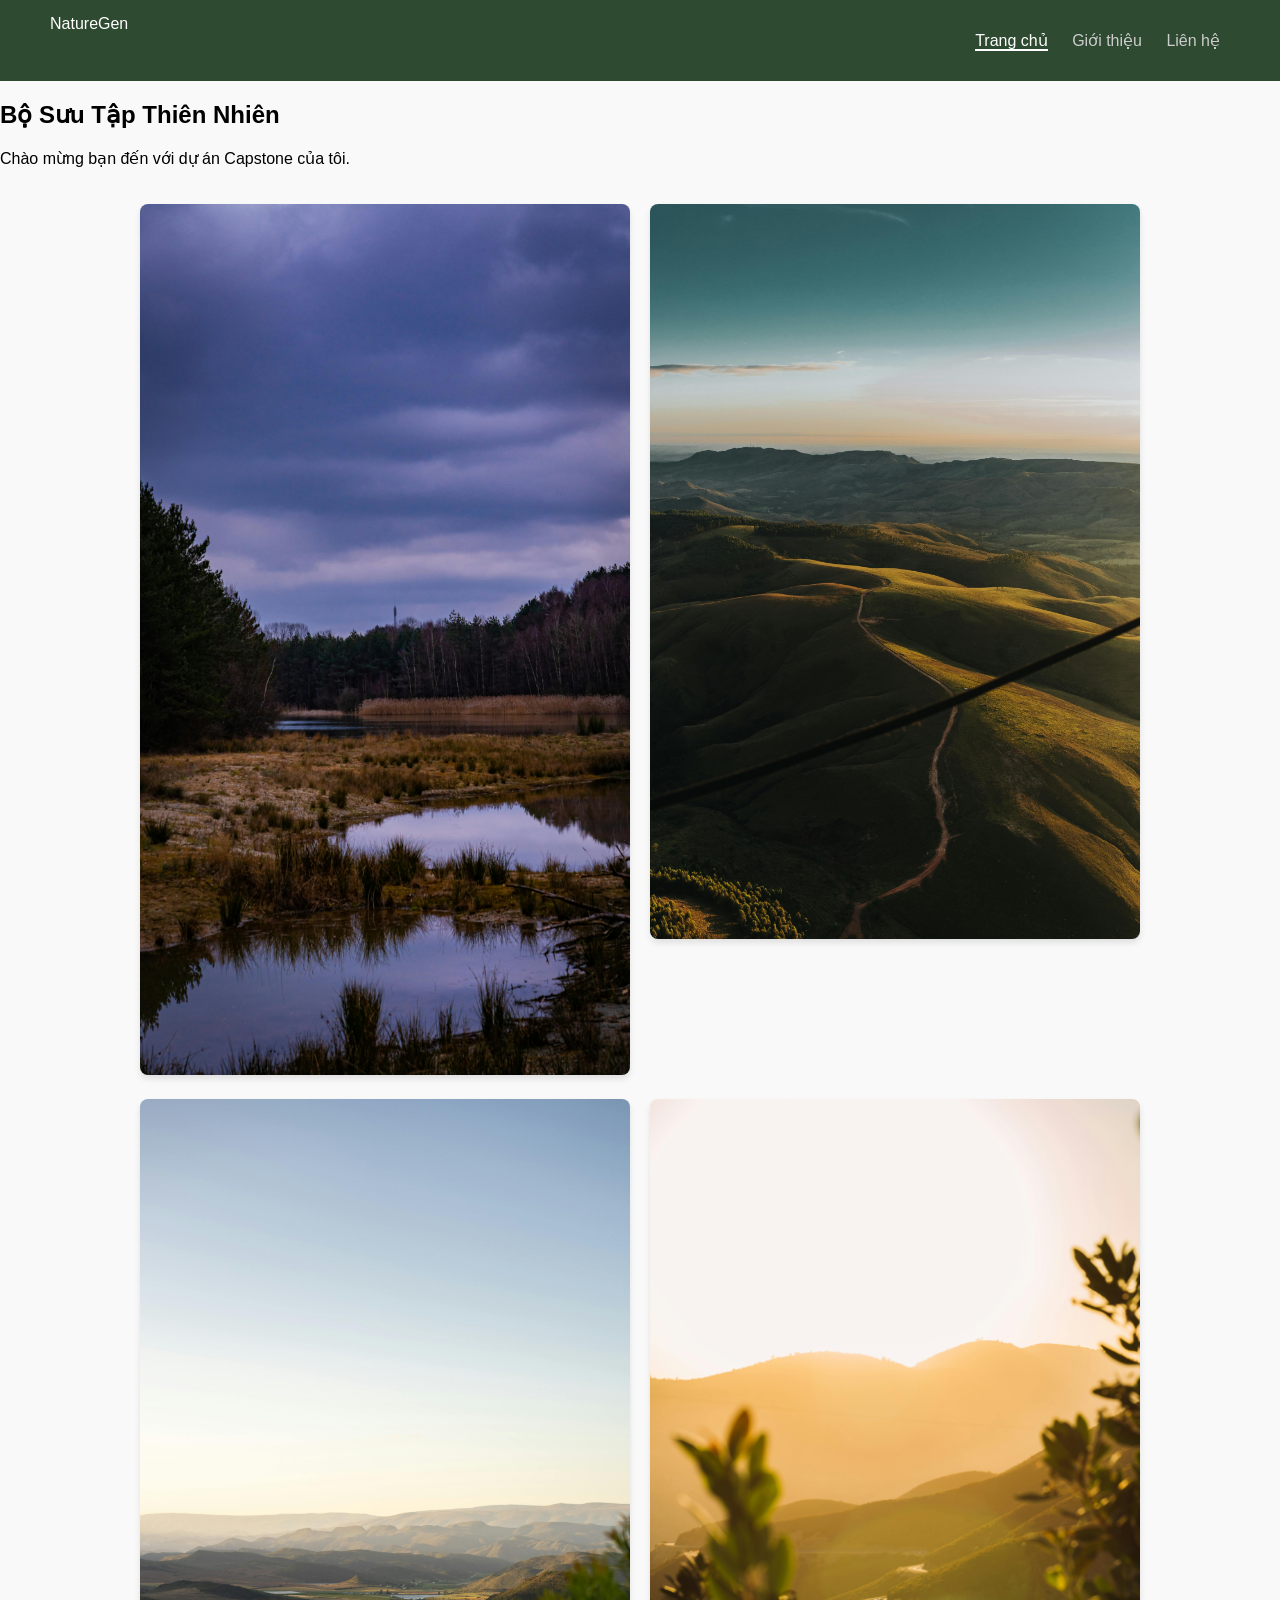
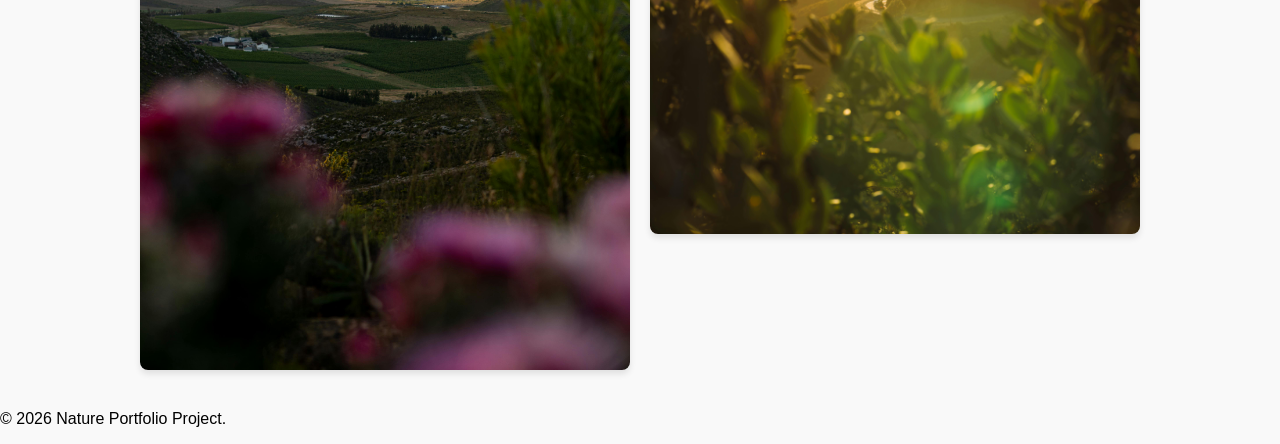
<file: index.html>
<!DOCTYPE html>
<html lang="vi">
<head>
    <meta charset="UTF-8">
    <meta name="viewport" content="width=device-width, initial-scale=1.0">
    <title>Trang chủ | Nature Portfolio</title>
    <link rel="stylesheet" href="stype.css">
</head>
<body>
    <header>
        <nav>
            <div class="logo">NatureGen</div>
            <ul class="nav-links">
                <li><a href="index.html" class="active">Trang chủ</a></li>
                <li><a href="about.html">Giới thiệu</a></li>
                <li><a href="contact.html">Liên hệ</a></li>
            </ul>
        </nav>
    </header>

    <main>
        <section class="hero">
            <h1>Bộ Sưu Tập Thiên Nhiên</h1>
            <p>Chào mừng bạn đến với dự án Capstone của tôi.</p>
        </section>

        <section class="gallery">
            <div class="photo-item">
                <img src="images/Landscapes1.jpg" alt="Cảnh đồi núi hoàng hôn" tabindex="0">
            </div>
            <div class="photo-item">
                <img src="images/Landscapes2.jpg" alt="Thung lũng hoa xuân" tabindex="0">
            </div>
            <div class="photo-item">
                <img src="images/Landscapes3.jpg" alt="Mặt hồ tĩnh lặng" tabindex="0">
            </div>
            <div class="photo-item">
                <img src="images/Landscapes4.jpg" alt="Con đường mòn trên đồi" tabindex="0">
            </div>
        </section>
    </main>

    <footer>
        <p>&copy; 2026 Nature Portfolio Project.</p>
    </footer>

    <script src="script.js"></script>
</body>
</html>
</file>
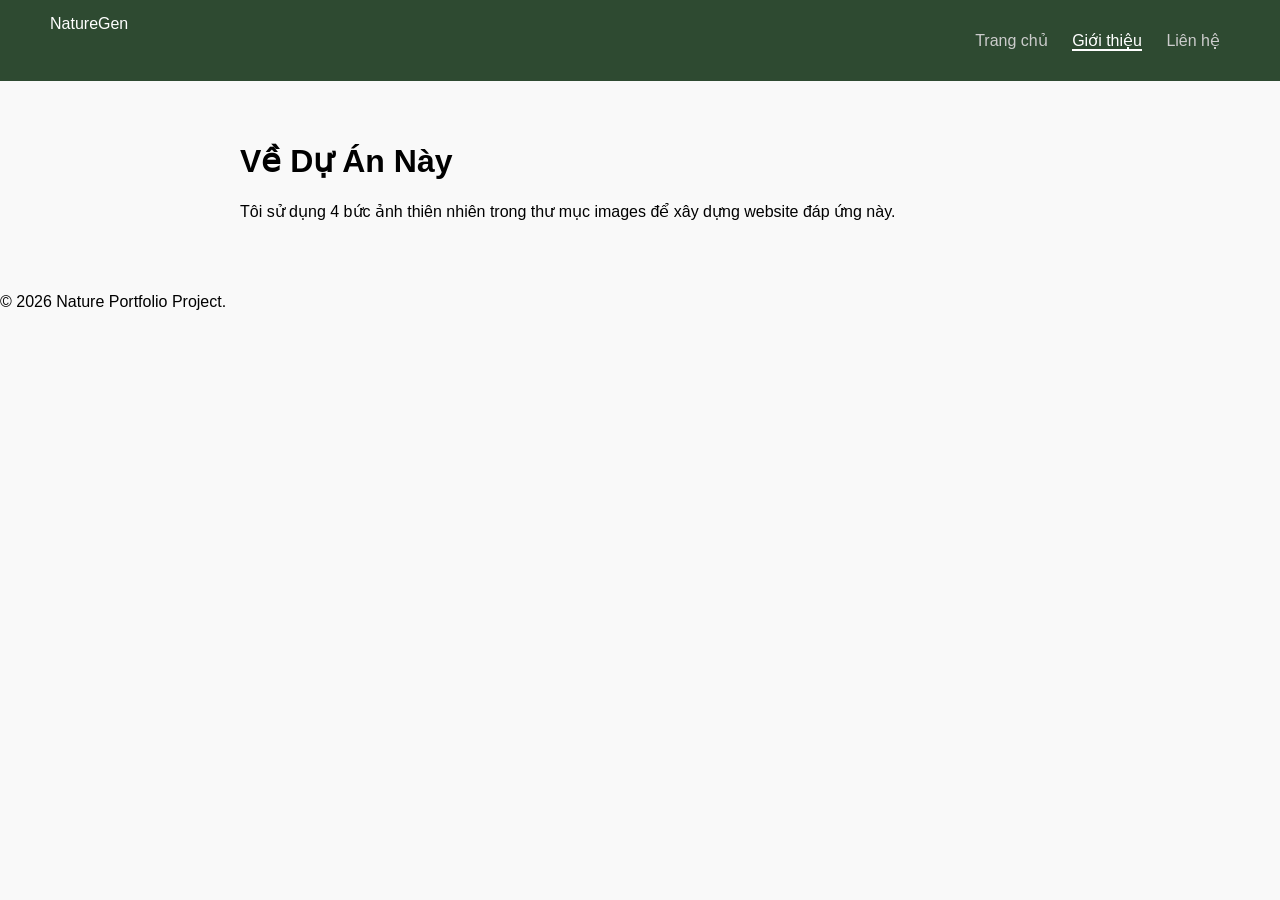
<file: about.html>
<!DOCTYPE html>
<html lang="vi">
<head>
    <meta charset="UTF-8">
    <meta name="viewport" content="width=device-width, initial-scale=1.0">
    <title>Giới thiệu | Nature Portfolio</title>
    <link rel="stylesheet" href="stype.css">
</head>
<body>
    <header>
        <nav>
            <div class="logo">NatureGen</div>
            <ul class="nav-links">
                <li><a href="index.html">Trang chủ</a></li>
                <li><a href="about.html" class="active">Giới thiệu</a></li>
                <li><a href="contact.html">Liên hệ</a></li>
            </ul>
        </nav>
    </header>

    <main class="content-page">
        <h1>Về Dự Án Này</h1>
        <p>Tôi sử dụng 4 bức ảnh thiên nhiên trong thư mục images để xây dựng website đáp ứng này.</p>
    </main>

    <footer>
        <p>&copy; 2026 Nature Portfolio Project.</p>
    </footer>
</body>
</html>
</file>
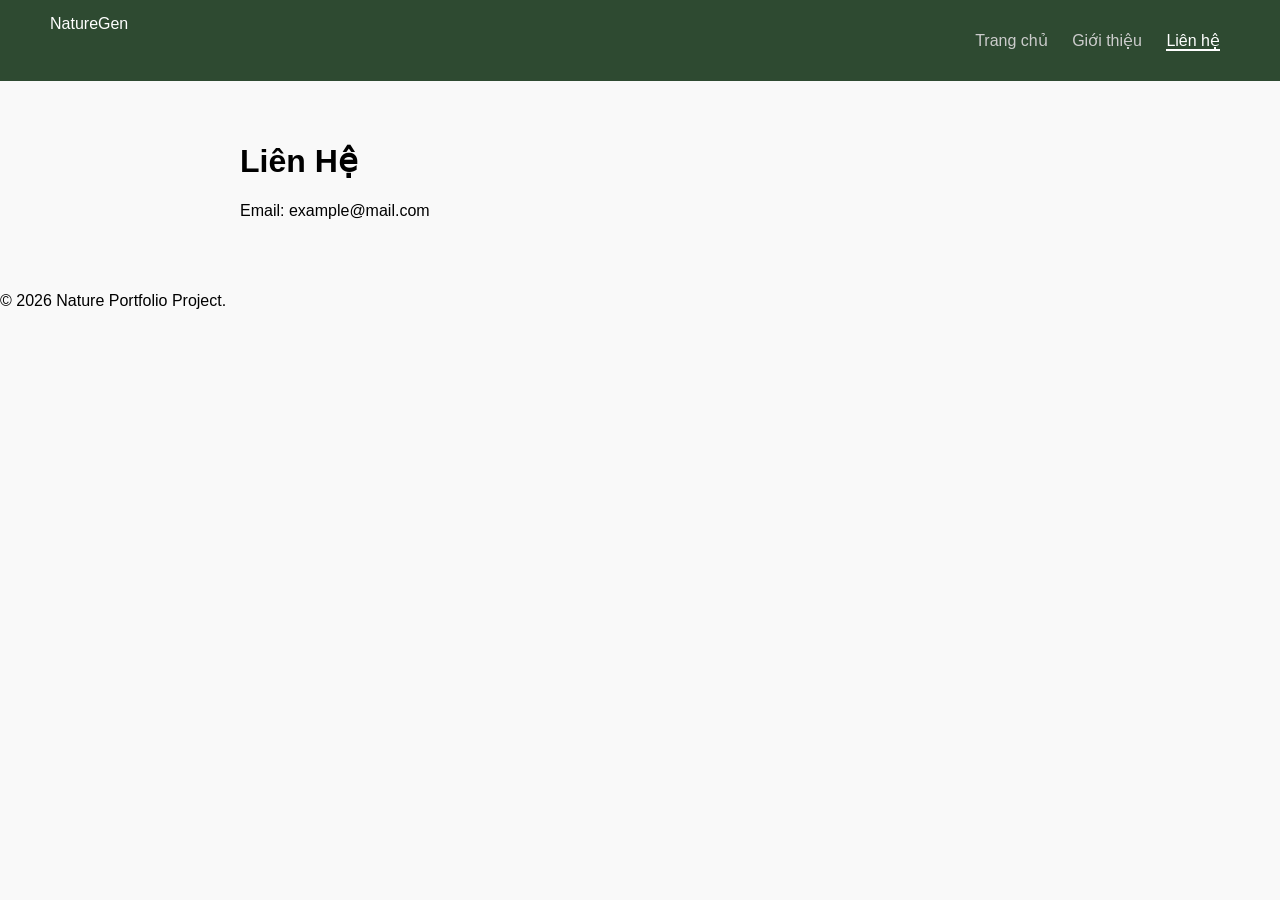
<file: contact.html>
<!DOCTYPE html>
<html lang="vi">
<head>
    <meta charset="UTF-8">
    <meta name="viewport" content="width=device-width, initial-scale=1.0">
    <title>Liên hệ | Nature Portfolio</title>
    <link rel="stylesheet" href="stype.css">
</head>
<body>
    <header>
        <nav>
            <div class="logo">NatureGen</div>
            <ul class="nav-links">
                <li><a href="index.html">Trang chủ</a></li>
                <li><a href="about.html">Giới thiệu</a></li>
                <li><a href="contact.html" class="active">Liên hệ</a></li>
            </ul>
        </nav>
    </header>

    <main class="content-page">
        <h1>Liên Hệ</h1>
        <p>Email: example@mail.com</p>
    </main>

    <footer>
        <p>&copy; 2026 Nature Portfolio Project.</p>
    </footer>
</body>
</html>
</file>
<file: stype.css>
body {
    font-family: 'Segoe UI', sans-serif;
    margin: 0;
    padding: 0;
    background: #f9f9f9;
}

nav {
    background: #2e4a31;
    color: white;
    padding: 15px;
    text-align: center;
}

.nav-links {
    list-style: none;
    padding: 0;
}

.nav-links li {
    display: inline;
    margin: 0 10px;
}

.nav-links a {
    color: #ccc;
    text-decoration: none;
}

.nav-links a.active {
    color: white;
    border-bottom: 2px solid white;
}

.gallery {
    display: flex;
    flex-direction: column;
    padding: 20px;
    gap: 20px;
}

.photo-item img {
    width: 100%;
    border-radius: 8px;
    box-shadow: 0 4px 6px rgba(0,0,0,0.1);
}

.content-page {
    padding: 40px 20px;
    max-width: 800px;
    margin: 0 auto;
}

@media screen and (min-width: 772px) {
    nav {
        display: flex;
        justify-content: space-between;
        padding: 15px 50px;
    }

    .gallery {
        display: grid;
        grid-template-columns: 1fr 1fr;
        max-width: 1000px;
        margin: 0 auto;
    }
}
</file>
